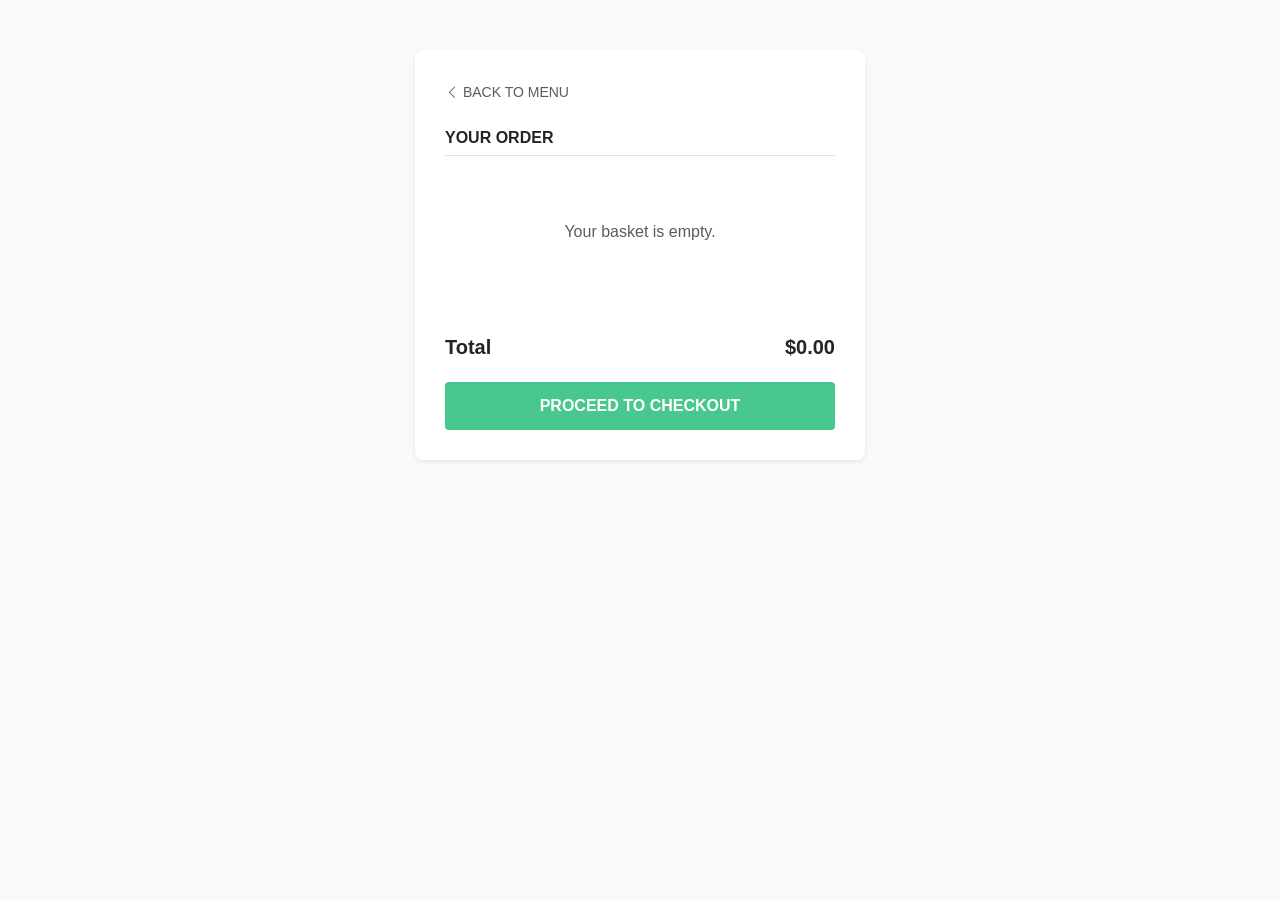
<file: cart.html>
<!DOCTYPE html>
<html lang="en">
<head>
    <meta charset="UTF-8">
    <title>Order Summary | Burger Blast</title>
    <link href="https://cdn.jsdelivr.net/npm/bootstrap@5.3.0/dist/css/bootstrap.min.css" rel="stylesheet">
    <link rel="stylesheet" href="https://cdn.jsdelivr.net/npm/bootstrap-icons@1.11.1/font/bootstrap-icons.css">
    <style>
        body { background-color: #f8f9fa; font-family: sans-serif; }
        .cart-card { border: none; border-radius: 8px; background: #fff; max-width: 450px; margin: 50px auto; padding: 30px; }
        .item-row { display: flex; align-items: center; justify-content: space-between; padding: 15px 0; border-bottom: 1px solid #eee; }
        .item-img { width: 50px; height: 50px; object-fit: cover; border-radius: 4px; }
        .checkout-btn { background-color: #48c78e; color: white; border: none; width: 100%; padding: 12px; font-weight: bold; margin-top: 20px; border-radius: 4px; }
    </style>
</head>
<body>

<div class="container">
    <div class="cart-card shadow-sm">
        <div class="mb-4">
            <a href="index.html" class="text-decoration-none text-muted small">
                <i class="bi bi-chevron-left"></i> BACK TO MENU
            </a>
        </div>

        <h6 class="fw-bold border-bottom pb-2 mb-3">YOUR ORDER</h6>

        <div id="cart-list"></div>

        <div class="mt-4 pt-3">
            <div class="d-flex justify-content-between fw-bold fs-5">
                <span>Total</span>
                <span id="final-total">$0.00</span>
            </div>
            <button class="checkout-btn" onclick="location.href='404.html'">PROCEED TO CHECKOUT</button>
        </div>
    </div>
</div>

<script>
    const render = () => {
        const cart = JSON.parse(localStorage.getItem('burgerCart')) || [];
        const list = document.getElementById('cart-list');
        const totalDisplay = document.getElementById('final-total');
        
        // Fix: If cart is empty, set price to 0 and stop
        if (cart.length === 0) {
            list.innerHTML = `<div class="text-center py-5 text-muted">Your basket is empty.</div>`;
            totalDisplay.innerText = "$0.00";
            return;
        }

        list.innerHTML = cart.map((item, i) => `
            <div class="item-row">
                <div class="d-flex align-items-center">
                    <img src="${item.image}" class="item-img me-3">
                    <div>
                        <h6 class="mb-0 fw-bold" style="font-size: 0.9rem;">${item.name}</h6>
                        <small class="text-muted">Quick Delivery</small>
                    </div>
                </div>
                <div class="text-end">
                    <div class="fw-bold mb-1">$${item.price.toFixed(2)}</div>
                    <button class="btn btn-sm p-0 text-danger" onclick="remove(${i})">
                        <i class="bi bi-trash"></i>
                    </button>
                </div>
            </div>
        `).join('');

        // Sum calculation without shipping
        const total = cart.reduce((s, item) => s + item.price, 0);
        totalDisplay.innerText = "$" + total.toFixed(2);
    };

    window.remove = (i) => {
        let cart = JSON.parse(localStorage.getItem('burgerCart')) || [];
        cart.splice(i, 1);
        localStorage.setItem('burgerCart', JSON.stringify(cart));
        render();
    };
    render();
</script>
</body>
</html>
</file>
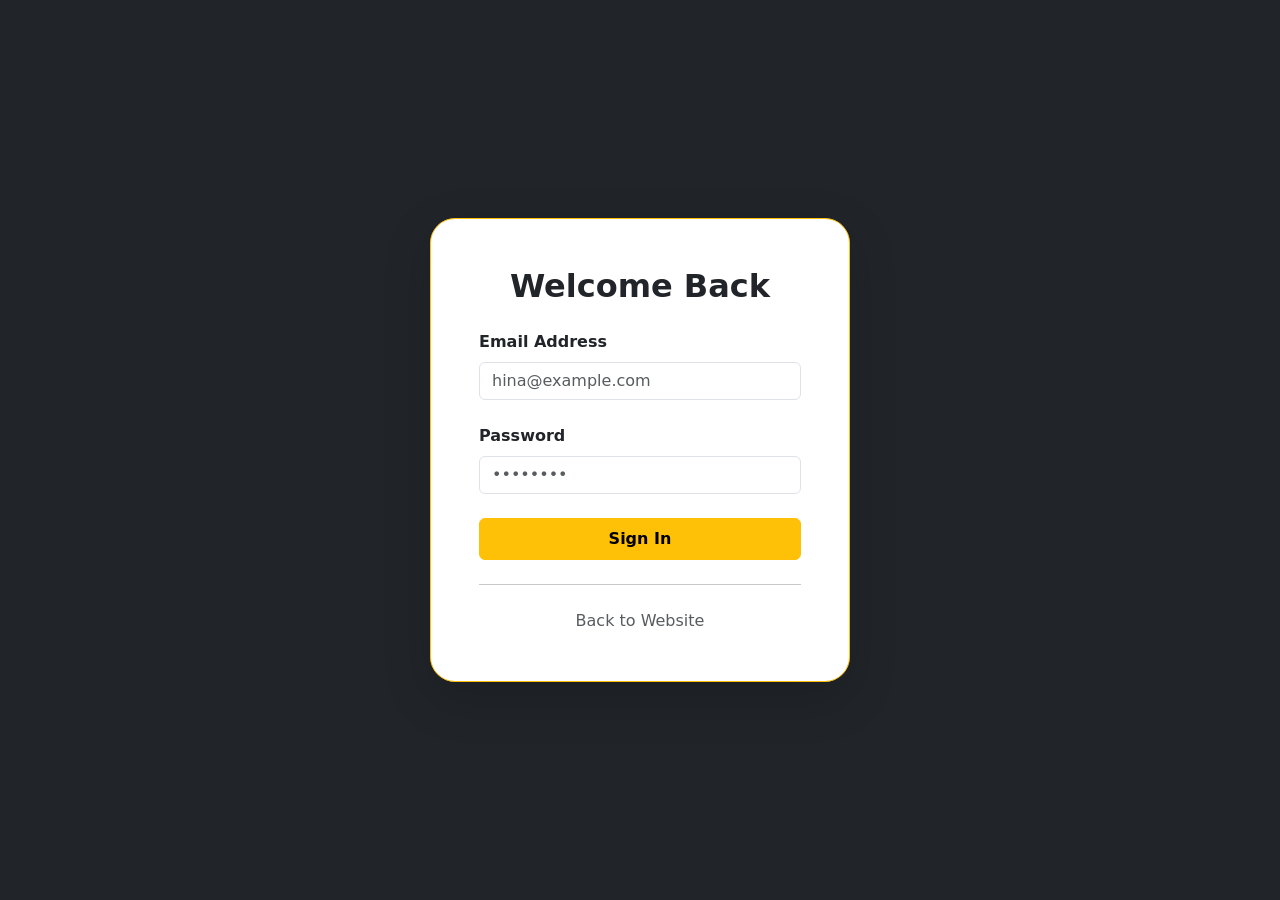
<file: signIn.html>
<!DOCTYPE html>
<html lang="en">
<head>
    <meta charset="UTF-8">
    <title>Sign In | Burger Blast</title>
    <link href="https://cdn.jsdelivr.net/npm/bootstrap@5.3.0/dist/css/bootstrap.min.css" rel="stylesheet">
</head>
<body class="bg-dark">
    <div class="container vh-100 d-flex justify-content-center align-items-center">
        <div class="card p-5 shadow-lg border-warning" style="width: 420px; border-radius: 25px;">
            <h2 class="text-center fw-bold mb-4 text-dark">Welcome Back</h2>
            <form action="404.html">
                <div class="mb-4">
                    <label class="form-label fw-bold">Email Address</label>
                    <input type="email" class="form-control" placeholder="hina@example.com" required>
                </div>
                <div class="mb-4">
                    <label class="form-label fw-bold">Password</label>
                    <input type="password" class="form-control" placeholder="••••••••" required>
                </div>
                <button type="submit" class="btn btn-warning w-100 fw-bold py-2">Sign In</button>
            </form>
            <hr class="my-4">
            <div class="text-center"><a href="index.html" class="text-muted text-decoration-none">Back to Website</a></div>
        </div>
    </div>
</body>
</html>
</file>
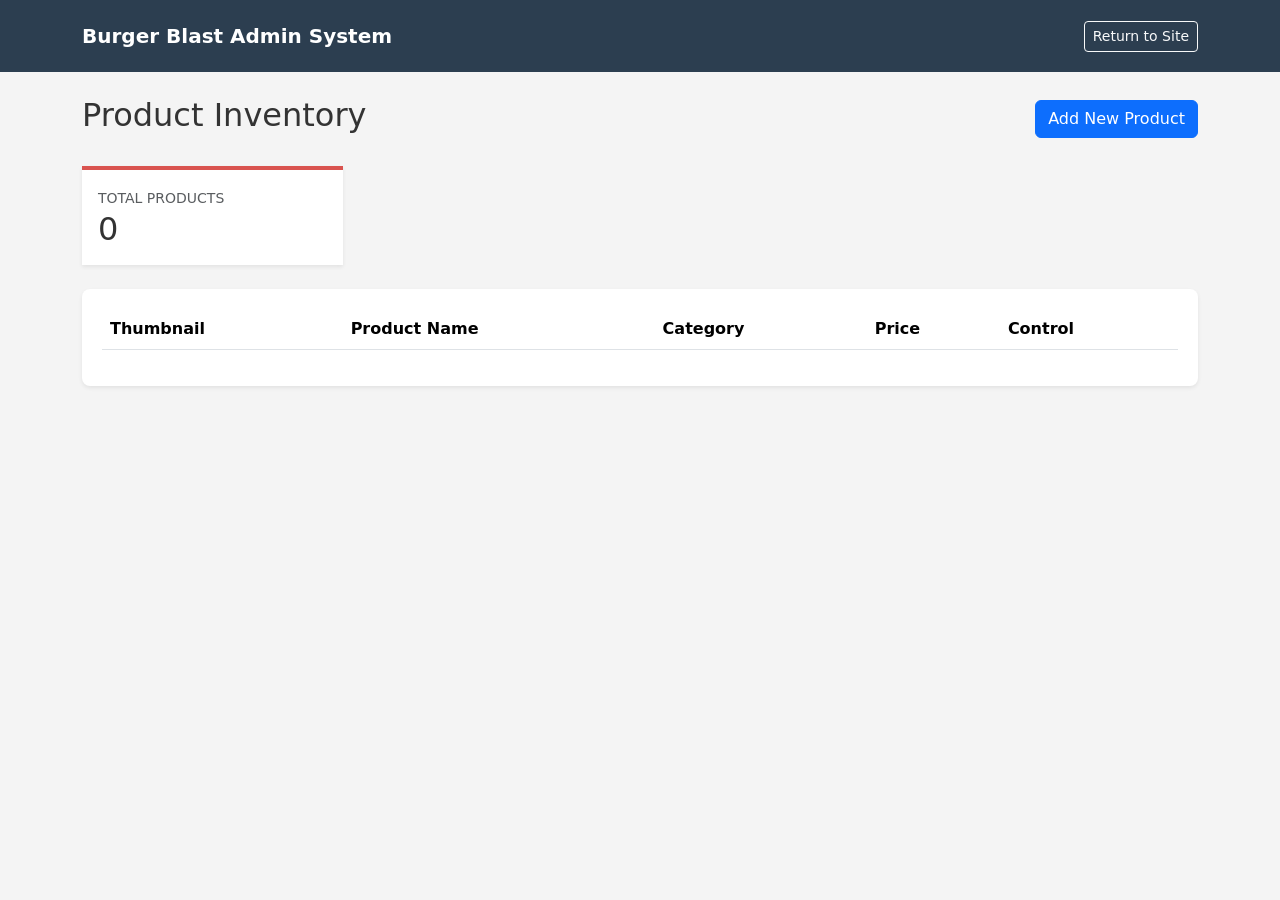
<file: admin-panel/admin.html>
<!DOCTYPE html>
<html lang="en">
<head>
    <meta charset="UTF-8">
    <meta name="viewport" content="width=device-width, initial-scale=1.0">
    <title>Admin Dashboard - Burger Management</title>
    <link href="https://cdn.jsdelivr.net/npm/bootstrap@5.3.0/dist/css/bootstrap.min.css" rel="stylesheet">
    <style>
        body { background-color: #f4f4f4; color: #333; }
        .navbar-admin { background-color: #2c3e50; padding: 1rem; }
        .navbar-brand { color: #fff !important; font-weight: bold; }
        .stats-card { background: #fff; border-top: 4px solid #d9534f; }
        .table-container { background: #fff; border-radius: 8px; padding: 20px; box-shadow: 0 2px 4px rgba(0,0,0,0.1); }
        .img-preview { width: 80px; height: 60px; object-fit: cover; border: 1px solid #ddd; }
    </style>
</head>
<body>

    <nav class="navbar navbar-admin mb-4">
        <div class="container">
            <span class="navbar-brand">Burger Blast Admin System</span>
            <a href="../index.html" class="btn btn-outline-light btn-sm">Return to Site</a>
        </div>
    </nav>

    <div class="container">
        <div class="row mb-4 align-items-center">
            <div class="col-md-6">
                <h2 class="fw-normal">Product Inventory</h2>
            </div>
            <div class="col-md-6 text-end">
                <button class="btn btn-primary" data-bs-toggle="modal" data-bs-target="#addBurgerModal">
                    Add New Product
                </button>
            </div>
        </div>

        <div class="row mb-4">
            <div class="col-md-3">
                <div class="stats-card p-3 shadow-sm">
                    <small class="text-muted text-uppercase">Total Products</small>
                    <h2 id="total-count" class="m-0">0</h2>
                </div>
            </div>
        </div>

        <div class="table-container shadow-sm">
            <table class="table table-striped align-middle">
                <thead>
                    <tr>
                        <th>Thumbnail</th>
                        <th>Product Name</th>
                        <th>Category</th>
                        <th>Price</th>
                        <th>Control</th>
                    </tr>
                </thead>
                <tbody id="admin-list">
                    </tbody>
            </table>
        </div>
    </div>

    <div class="modal fade" id="editModal" tabindex="-1">
    <div class="modal-dialog">
        <div class="modal-content">
            <form id="editForm">
                <div class="modal-header"><h5>Edit Product</h5></div>
                <div class="modal-body">
                    <input type="hidden" id="editId">
                    <input type="text" id="editName" class="form-control mb-2" required>
                    <input type="number" id="editPrice" class="form-control mb-2" required>
                    <input type="text" id="editCategory" class="form-control mb-2">
                    <input type="text" id="editImg" class="form-control mb-2">
                    <textarea id="editDesc" class="form-control" rows="3"></textarea>
                </div>
                <div class="modal-footer">
                    <button type="submit" class="btn btn-primary">Save Changes</button>
                </div>
            </form>
        </div>
    </div>
    </div>

    <div class="modal fade" id="addBurgerModal" tabindex="-1">
        <div class="modal-dialog">
            <div class="modal-content">
                <form id="addBurgerForm">
                    <div class="modal-header">
                        <h5 class="modal-title">Create New Entry</h5>
                        <button type="button" class="btn-close" data-bs-dismiss="modal"></button>
                    </div>
                    <div class="modal-body">
                        <div class="mb-3">
                            <label class="form-label">Name</label>
                            <input type="text" id="name" class="form-control" required placeholder="e.g. Cheese Burger">
                        </div>
                        <div class="mb-3">
                            <label class="form-label">Price</label>
                            <input type="number" id="price" class="form-control" 
                            required placeholder="e.g. 12.00">
                        </div>
                        <div class="mb-3">
                            <label class="form-label">Category</label>
                            <select id="category" class="form-select">
                                <option value="Chicken">Chicken</option>
                                <option value="Beef">Beef</option>
                                <option value="Deals">Deals</option>
                            </select>
                        </div>
                        <div class="mb-3">
                            <label class="form-label">Image URL</label>
                            <input type="text" id="imgUrl" class="form-control" 
                            placeholder="https://image-link.com">
                        </div>
                        <div class="mb-3">
                            <label class="form-label">Product Description</label>
                            <textarea id="desc" class="form-control" rows="3"></textarea>
                        </div>
                    </div>
                    <div class="modal-footer">
                        <button type="button" class="btn btn-secondary" data-bs-dismiss="modal">Cancel</button>
                        <button type="submit" class="btn btn-success">Update Database</button>
                    </div>
                </form>
            </div>
        </div>
    </div>

    <script src="https://cdn.jsdelivr.net/npm/bootstrap@5.3.0/dist/js/bootstrap.bundle.min.js"></script>
    <script>
        const API_URL = 'http://localhost:3001/burgers';

        async function refreshData() {
            try {
                const response = await fetch(API_URL);
                const data = await response.json();
                document.getElementById('total-count').innerText = data.length;
                
                let list = '';
                data.forEach(item => {
                    // If the image is a web link, use it directly. 
                    // If it's a local folder like 'assets/', add the '../'
                    const finalImagePath = item.image.startsWith('http') 
                        ? item.image 
                        : `../${item.image}`;
                    list += `
                        <tr>
                            <td><img src="${finalImagePath}" class="img-preview" 
                                onerror="this.src='https://via.placeholder.com/80'"></td>
                            <td class="fw-bold">${item.name}</td>
                            <td><span class="badge bg-dark">${item.category}</span></td>
                            <td>${item.price}</td>
                            <td>
                                <button class="btn btn-warning btn-sm me-1" 
                                onclick="editItem(${JSON.stringify(item).replace(/"/g, '&quot;')})">
                                Edit
                                </button>
                                <button class="btn btn-danger btn-sm" 
                                onclick="removeItem(${item.id})">
                                Delete
                                </button>
                            </td>
                        </tr>
                    `;
                });
                document.getElementById('admin-list').innerHTML = list;
            } catch (err) {
                console.error("Connection Error: Is the JSON Server active?");
            }
        }

        document.getElementById('addBurgerForm').addEventListener('submit', async (e) => {
            e.preventDefault();
            const payload = {
                name: document.getElementById('name').value,
                price: parseInt(document.getElementById('price').value),
                category: document.getElementById('category').value,
                image: document.getElementById('imgUrl').value,
                description: document.getElementById('desc').value
            };
            
            await fetch(API_URL, {
                method: 'POST',
                headers: { 'Content-Type': 'application/json' },
                body: JSON.stringify(payload)
            });
            
            refreshData();
            bootstrap.Modal.getInstance(document.getElementById('addBurgerModal')).hide();
            e.target.reset();
        });

        async function removeItem(id) {
            if(confirm("Confirm deletion from system?")) {
                await fetch(`${API_URL}/${id}`, { method: 'DELETE' });
                refreshData();
            }
        }

        // Function to open modal and fill data
        function editItem(item) {
            document.getElementById('editId').value = item.id;
            document.getElementById('editName').value = item.name;
            document.getElementById('editPrice').value = item.price;
            document.getElementById('editCategory').value = item.category;
            document.getElementById('editImg').value = item.image;
            document.getElementById('editDesc').value = item.description;
            new bootstrap.Modal(document.getElementById('editModal')).show();
        }

        // Function to handle the Save (PUT)
        document.getElementById('editForm').addEventListener('submit', async (e) => {
            e.preventDefault();
            const id = document.getElementById('editId').value;
            const updatedData = {
                name: document.getElementById('editName').value,
                price: parseInt(document.getElementById('editPrice').value),
                category: document.getElementById('editCategory').value,
                image: document.getElementById('editImg').value,
                description: document.getElementById('editDesc').value
            };

            await fetch(`${API_URL}/${id}`, {
                method: 'PUT',
                headers: { 'Content-Type': 'application/json' },
                body: JSON.stringify(updatedData)
            });

            refreshData();
            bootstrap.Modal.getInstance(document.getElementById('editModal')).hide();
        });

        refreshData();
    </script>
</body>
</html>
</file>
